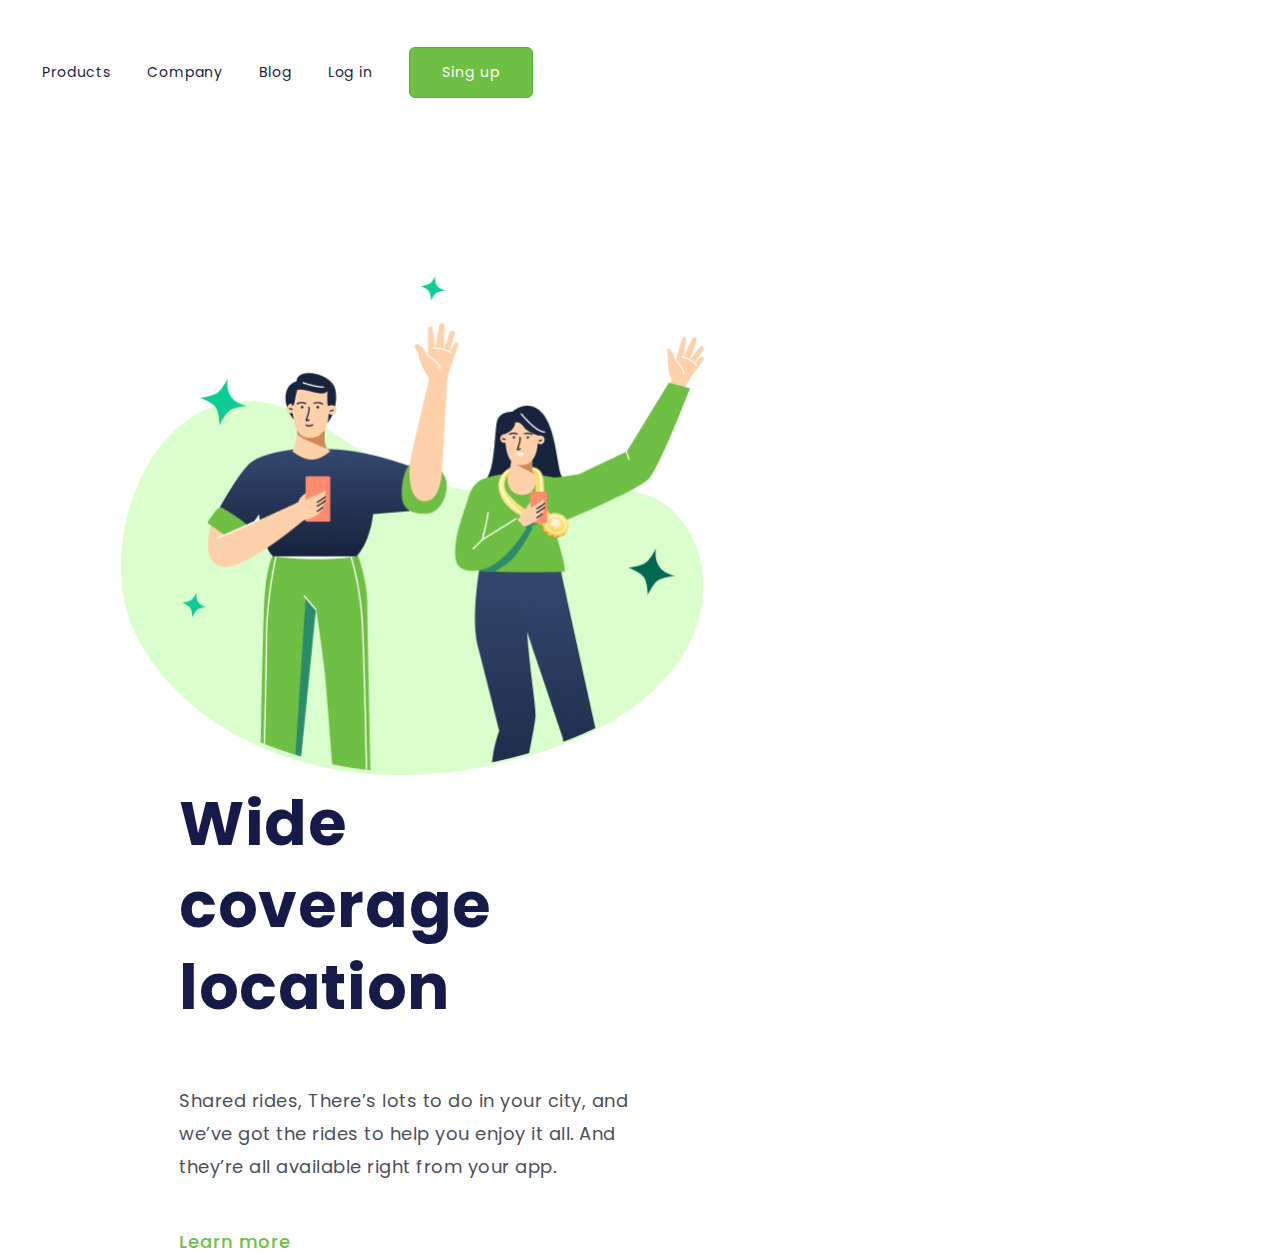
<file: index.html>
<!DOCTYPE html>
<html lang="pt-br">

<head>
    <meta charset="UTF-8">
    <meta http-equiv="X-UA-Compatible" content="IE=edge">
    <meta name="viewport" content="width=device-width, initial-scale=1.0">
    <link rel="stylesheet" href="styles.css">
    <link rel="preconnect" href="https://fonts.googleapis.com">
    <link rel="preconnect" href="https://fonts.gstatic.com" crossorigin>
    <link href="https://fonts.googleapis.com/css2?family=Poppins:wght@400;500;700&display=swap" rel="stylesheet">
    <title>Desafio</title>
</head>

<body>
    <header>
        <a class="text-header">Products</a>
        <a class="text-header">Company</a>
        <a class="text-header">Blog</a>
        <a class="text-header">Log in</a>
        <button class="button-header">Sing up</button>
    </header>
    <main>

        <img class="logo" src="./assets/Positive.png" alt="Positive-logo" />


        <section>
            <h1>Wide coverage
                location</h1>

            <p>Shared rides, There’s lots to do in your city, and we’ve got the rides to help you enjoy it all. And
                they’re all available right from your app.</p>

            <a class="learn">Learn more</a>

        </section>
    </main>

</body>

</html>
</file>
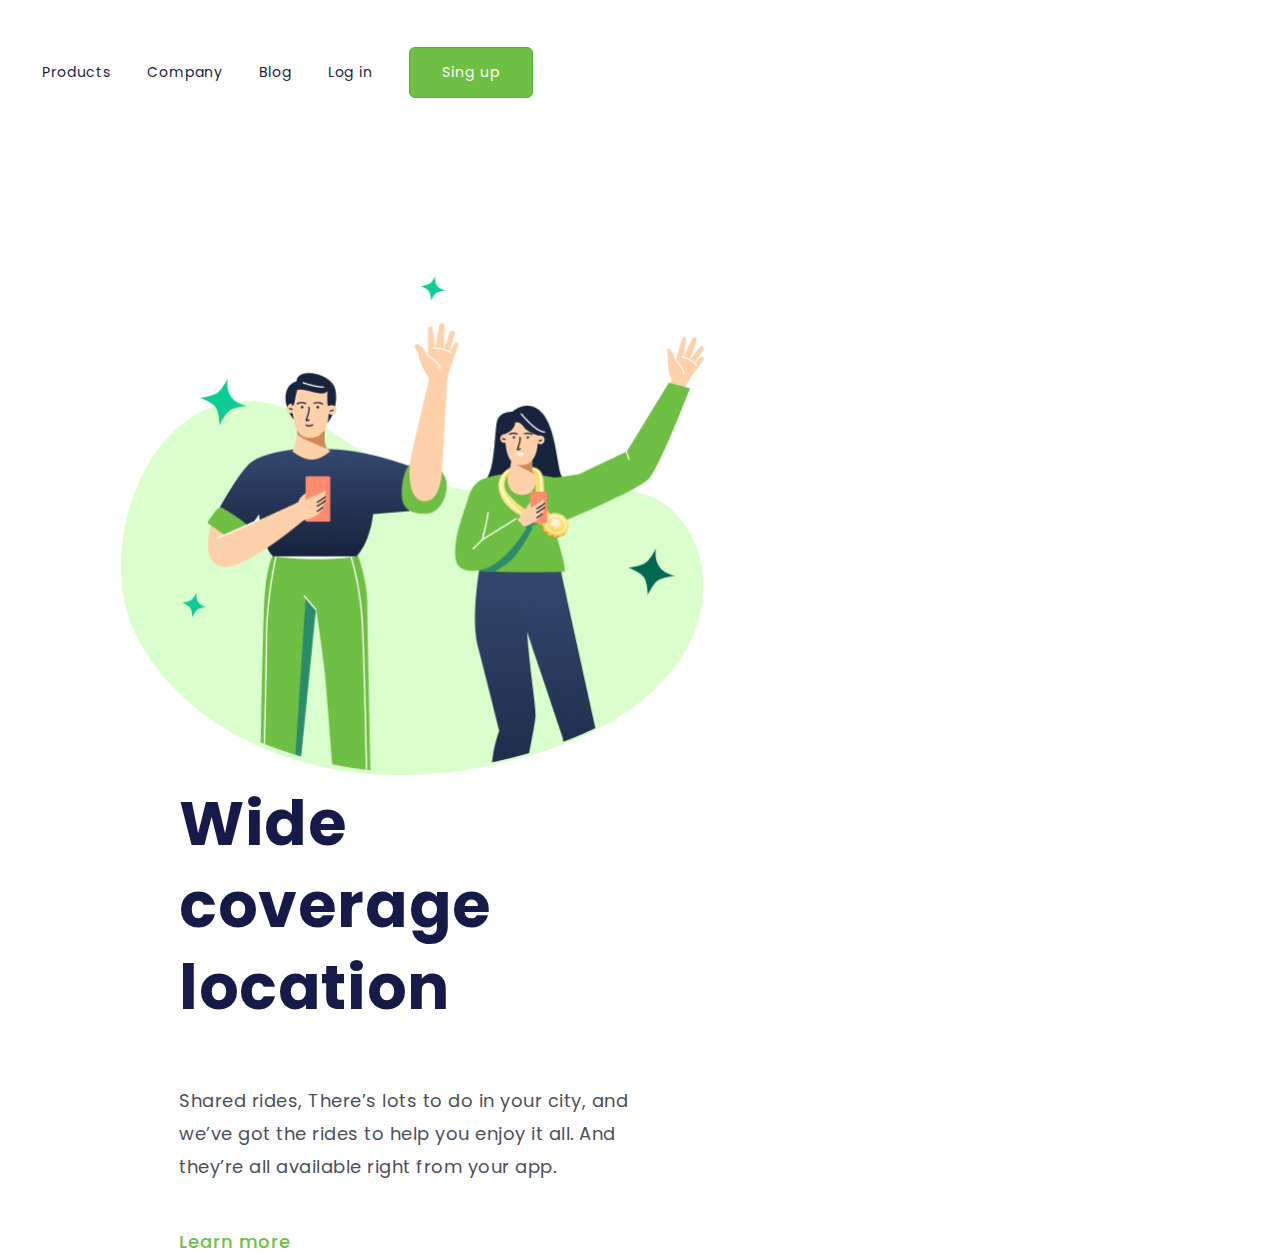
<file: desafio1.html>
<!DOCTYPE html>
<html lang="pt-br">

<head>
    <meta charset="UTF-8">
    <meta http-equiv="X-UA-Compatible" content="IE=edge">
    <meta name="viewport" content="width=device-width, initial-scale=1.0">
    <link rel="stylesheet" href="desafio1.css">
    <link rel="preconnect" href="https://fonts.googleapis.com">
    <link rel="preconnect" href="https://fonts.gstatic.com" crossorigin>
    <link href="https://fonts.googleapis.com/css2?family=Poppins:wght@400;500;700&display=swap" rel="stylesheet">
    <title>Desafio</title>
</head>

<body>
    <header>
        <a class="text-header">Products</a>
        <a class="text-header">Company</a>
        <a class="text-header">Blog</a>
        <a class="text-header">Log in</a>
        <button class="button-header">Sing up</button>
    </header>
    <main>

        <img class="logo" src="./assets/Positive.png" alt="Positive-logo" />


        <section>
            <h1>Wide coverage
                location</h1>

            <p>Shared rides, There’s lots to do in your city, and we’ve got the rides to help you enjoy it all. And
                they’re all available right from your app.</p>

            <a class="learn">Learn more</a>

        </section>
    </main>

</body>

</html>
</file>
<file: styles.css>
* {
    font-family: 'Poppins', sans-serif;
    padding: 0;
    margin: 0;
    box-sizing: border-box;
}

header {
    margin: 47px 0 178px 42px;
}

.text-header {
    font-weight: 400;
    font-size: 14px;
    line-height: 21px;
    text-align: center;
    letter-spacing: 0.875px;
    color: #17233D;
    margin-right: 32px;
    cursor: pointer;
}

.button-header {
    width: 124px;
    height: 51px;
    border-radius: 6px;
    background: #6FBF44;
    border: 1px solid #4CB538;
    font-weight: 400;
    font-size: 14px;
    line-height: 21px;
    text-align: center;
    letter-spacing: 0.875px;
    color: #ffffff;
    cursor: pointer;
}

.logo {
    width: 595px;
    height: 500px;
    margin-left: 121px;
    display: inline-block;
}

section {
    display: inline-block;
    margin-left: 179px;
    width: 493px;
}

h1 {
    font-weight: 700;
    font-size: 62px;
    line-height: 82px;
    letter-spacing: 0.596154px;
    color: #161A49;
}

p {
    font-weight: 400;
    font-size: 18px;
    line-height: 33px;
    letter-spacing: 0.5px;
    color: #4B505A;
    margin-top: 55px;
    margin-bottom: 45px;

}

.learn {
    width: 112px;
    height: 27px;
    font-weight: 500;
    font-size: 18px;
    line-height: 27px;
    letter-spacing: 1px;
    color: #6FBF44;
    cursor: pointer;
}

@media screen and (max-width:900px) {

    
    .text-header {
        display: none;
    }

    h1 {
        font-weight: 700;
        font-size: 30px;
        line-height: 30px;
        text-align: center;
        letter-spacing: 0.596154px;
        width: 278px;
    }

    p {
        font-weight: 400;
        font-size: 18px;
        line-height: 33px;
        text-align: center;
        letter-spacing: 0.5px;
        width: 304px;
    }

    .learn {
        font-weight: 500;
        font-size: 18px;
        line-height: 27px;
        letter-spacing: 1px;
        margin: 0 139px;
        width: 112px;
    }

    .logo {
        display: block;
        position: static;
        width: 312px;
        height: 288px;
        
    }
}
</file>
<file: desafio1.css>
* {
    font-family: 'Poppins', sans-serif;
    padding: 0;
    margin: 0;
    box-sizing: border-box;
}

header {
    margin: 47px 0 178px 42px;
}

.text-header {
    font-weight: 400;
    font-size: 14px;
    line-height: 21px;
    text-align: center;
    letter-spacing: 0.875px;
    color: #17233D;
    margin-right: 32px;
    cursor: pointer;
}

.button-header {
    width: 124px;
    height: 51px;
    border-radius: 6px;
    background: #6FBF44;
    border: 1px solid #4CB538;
    font-weight: 400;
    font-size: 14px;
    line-height: 21px;
    text-align: center;
    letter-spacing: 0.875px;
    color: #ffffff;
    cursor: pointer;
}

.logo {
    width: 595px;
    height: 500px;
    margin-left: 121px;
    display: inline-block;
}

section {
    display: inline-block;
    margin-left: 179px;
    width: 493px;
}

h1 {
    font-weight: 700;
    font-size: 62px;
    line-height: 82px;
    letter-spacing: 0.596154px;
    color: #161A49;
}

p {
    font-weight: 400;
    font-size: 18px;
    line-height: 33px;
    letter-spacing: 0.5px;
    color: #4B505A;
    margin-top: 55px;
    margin-bottom: 45px;

}

.learn {
    width: 112px;
    height: 27px;
    font-weight: 500;
    font-size: 18px;
    line-height: 27px;
    letter-spacing: 1px;
    color: #6FBF44;
    cursor: pointer;
}

@media screen and (max-width:900px) {

    
    .text-header {
        display: none;
    }

    h1 {
        font-weight: 700;
        font-size: 30px;
        line-height: 30px;
        text-align: center;
        letter-spacing: 0.596154px;
        width: 278px;
    }

    p {
        font-weight: 400;
        font-size: 18px;
        line-height: 33px;
        text-align: center;
        letter-spacing: 0.5px;
        width: 304px;
    }

    .learn {
        font-weight: 500;
        font-size: 18px;
        line-height: 27px;
        letter-spacing: 1px;
        margin: 0 139px;
        width: 112px;
    }

    .logo {
        display: block;
        position: static;
        width: 312px;
        height: 288px;
        
    }
}
</file>
